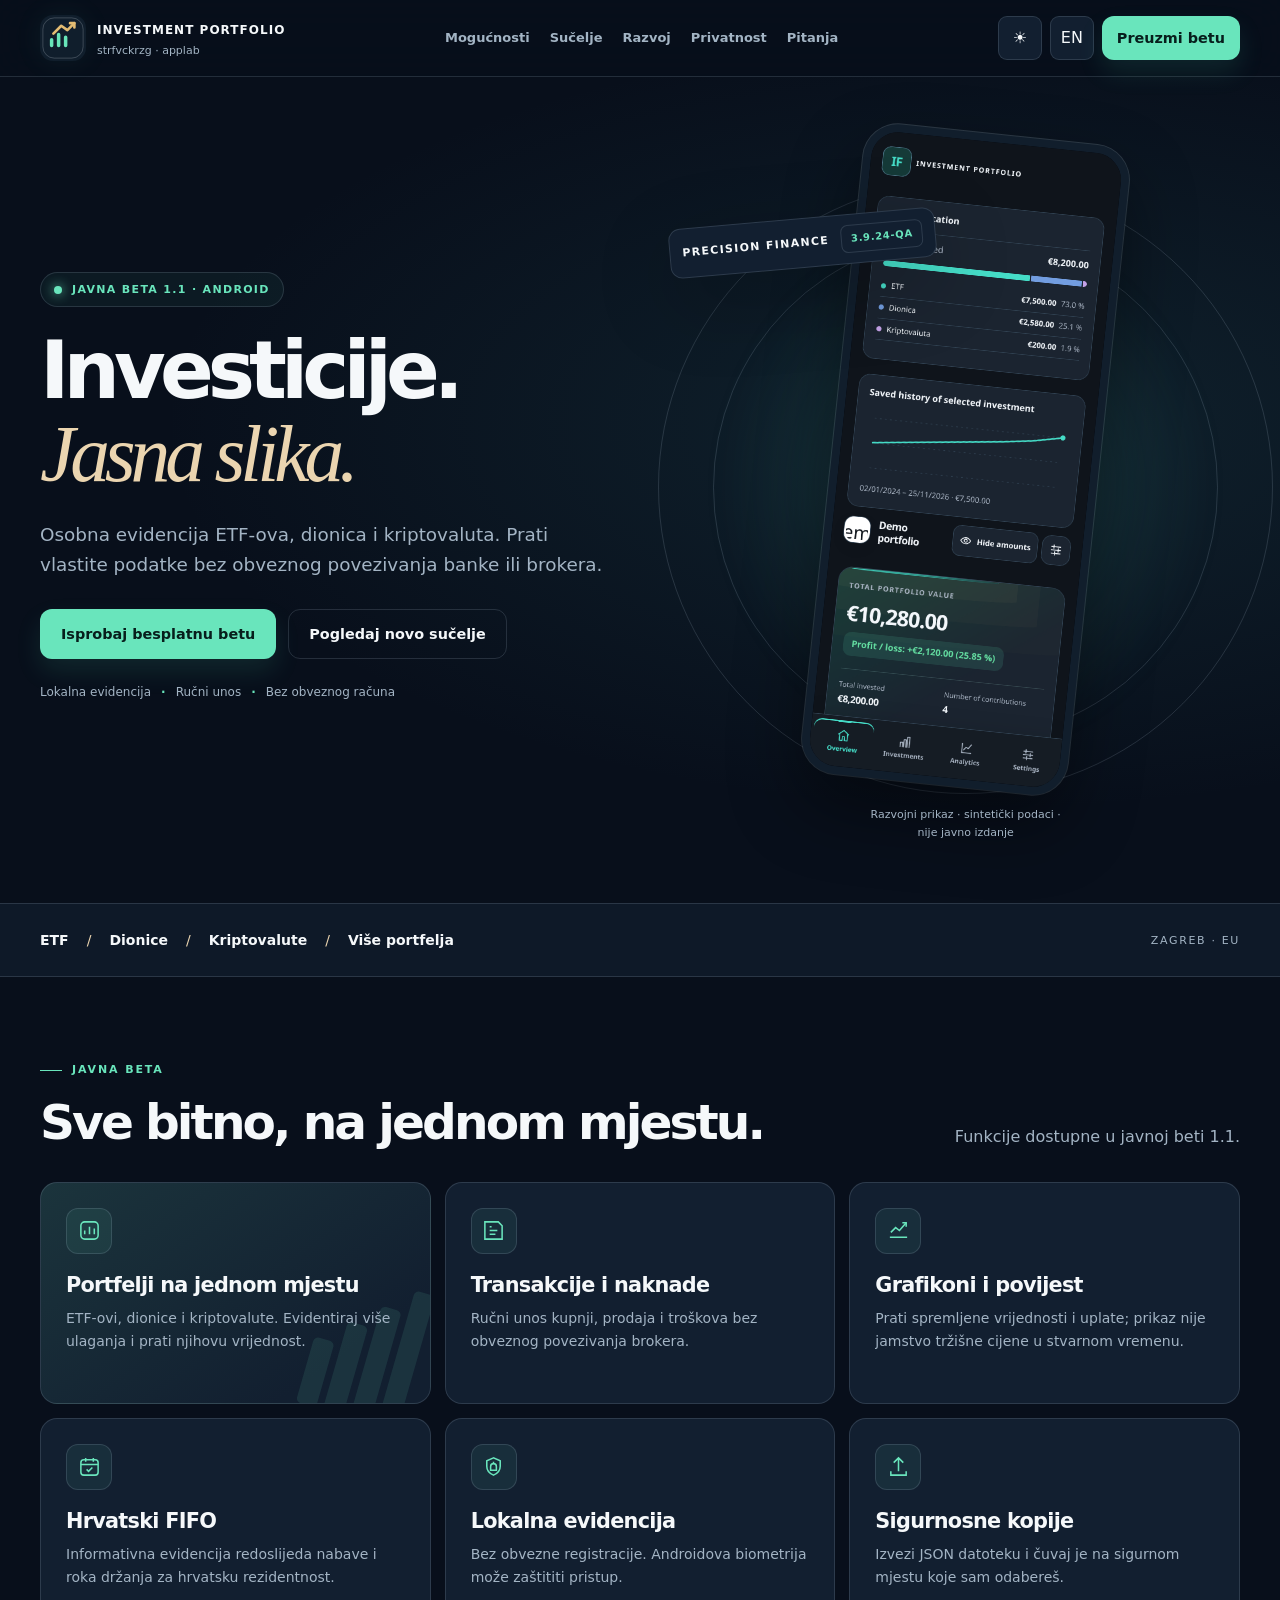
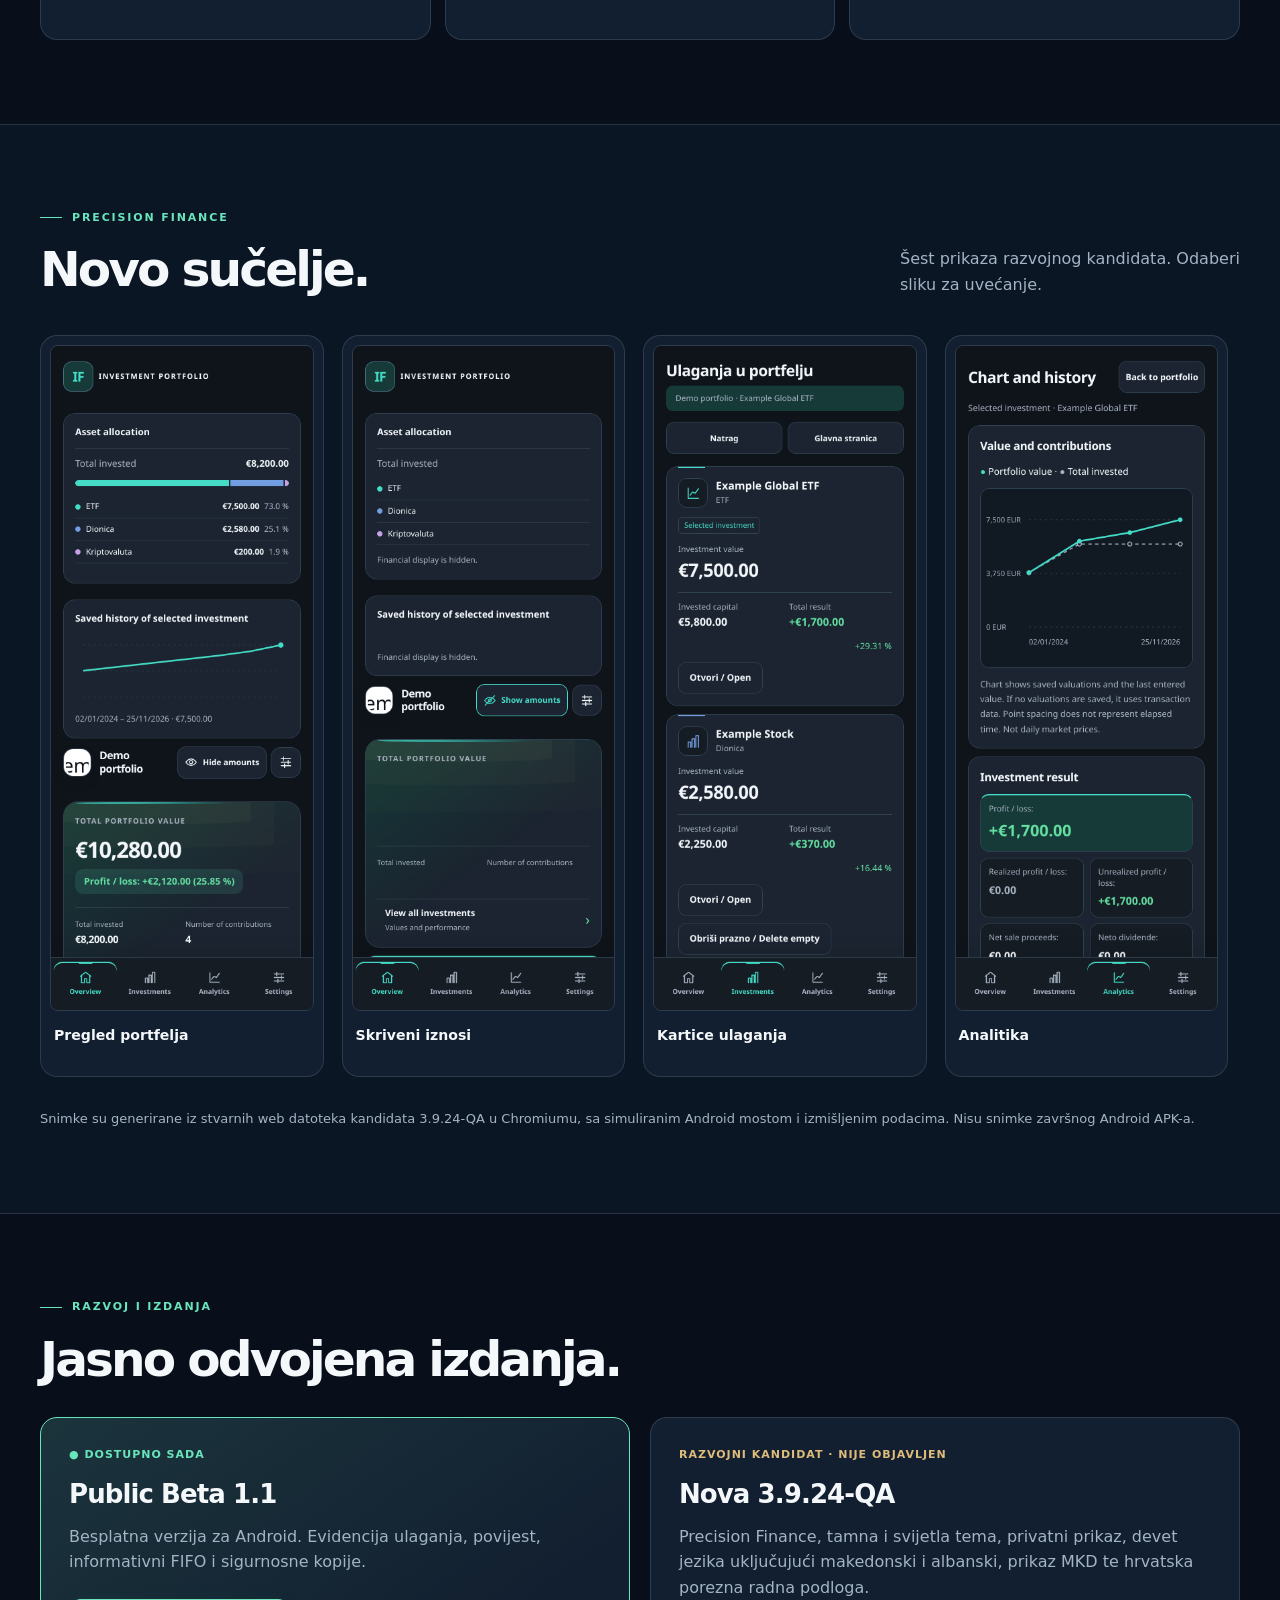
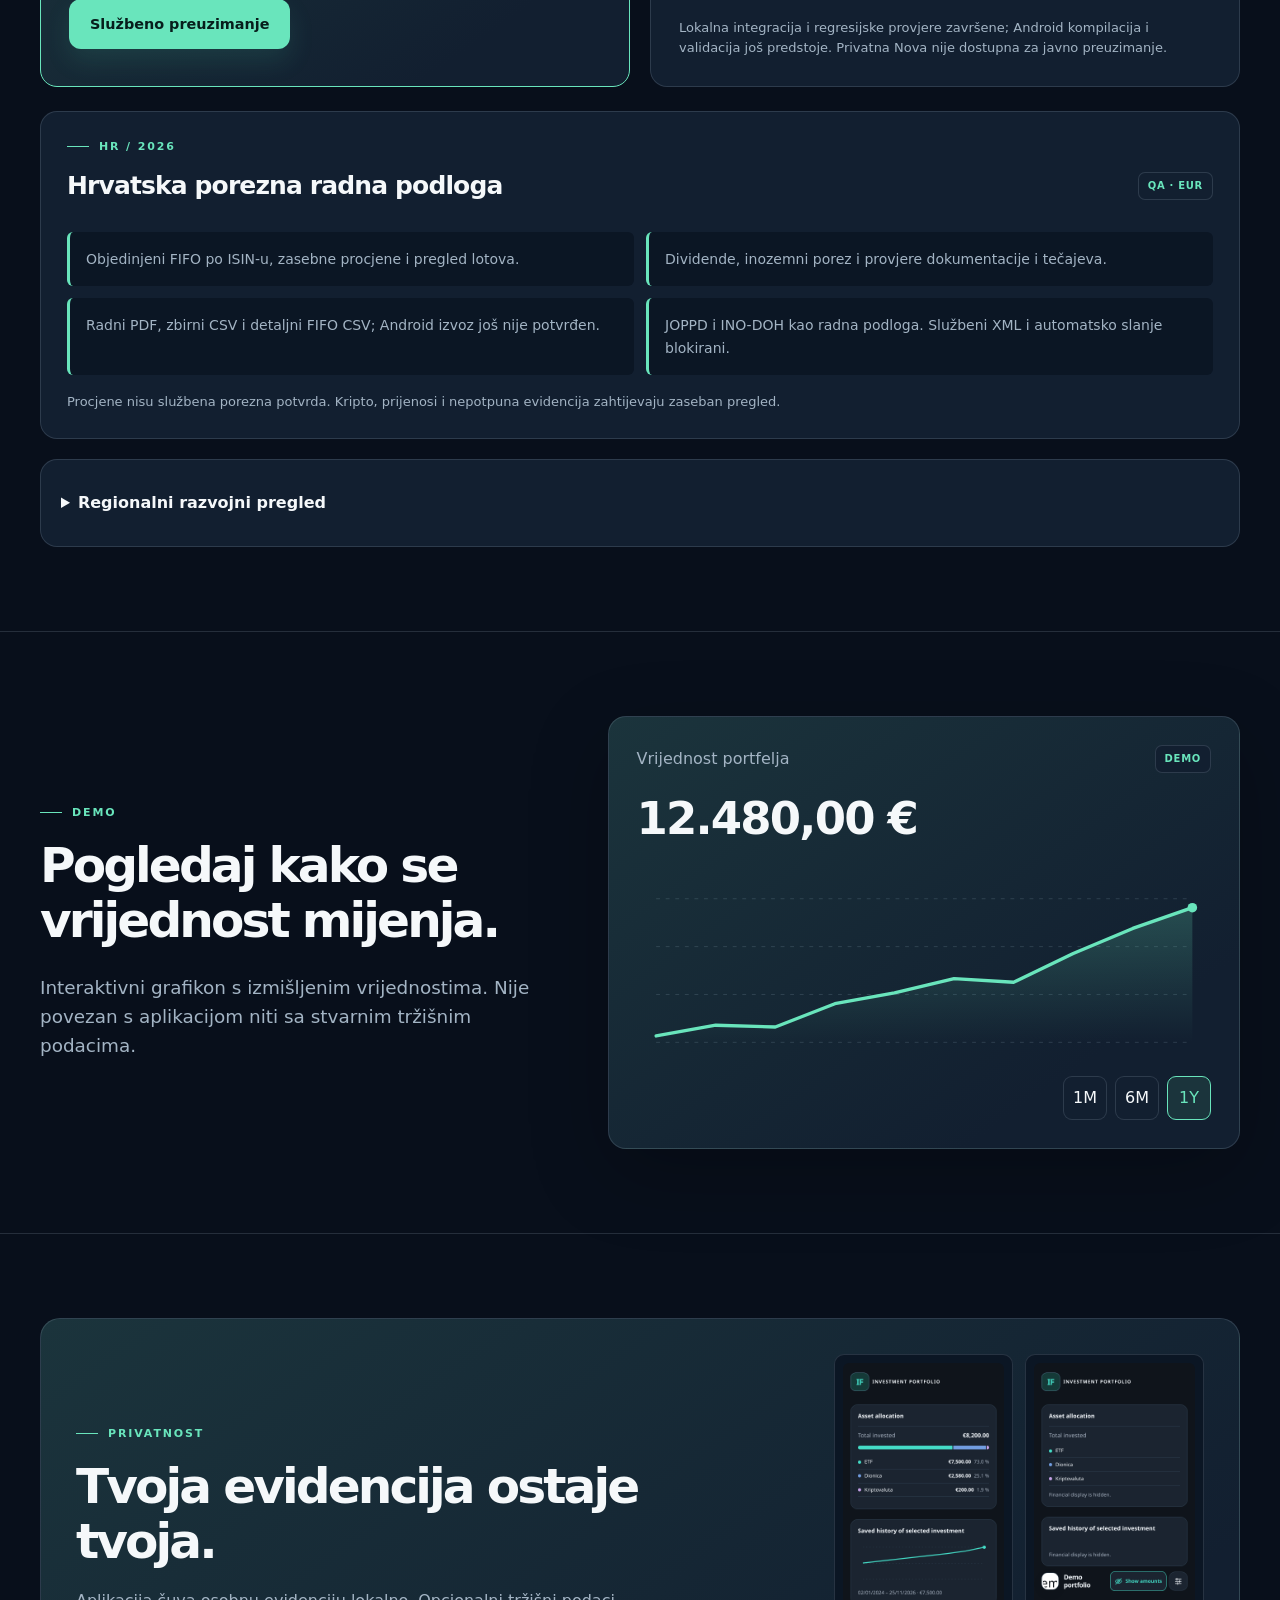
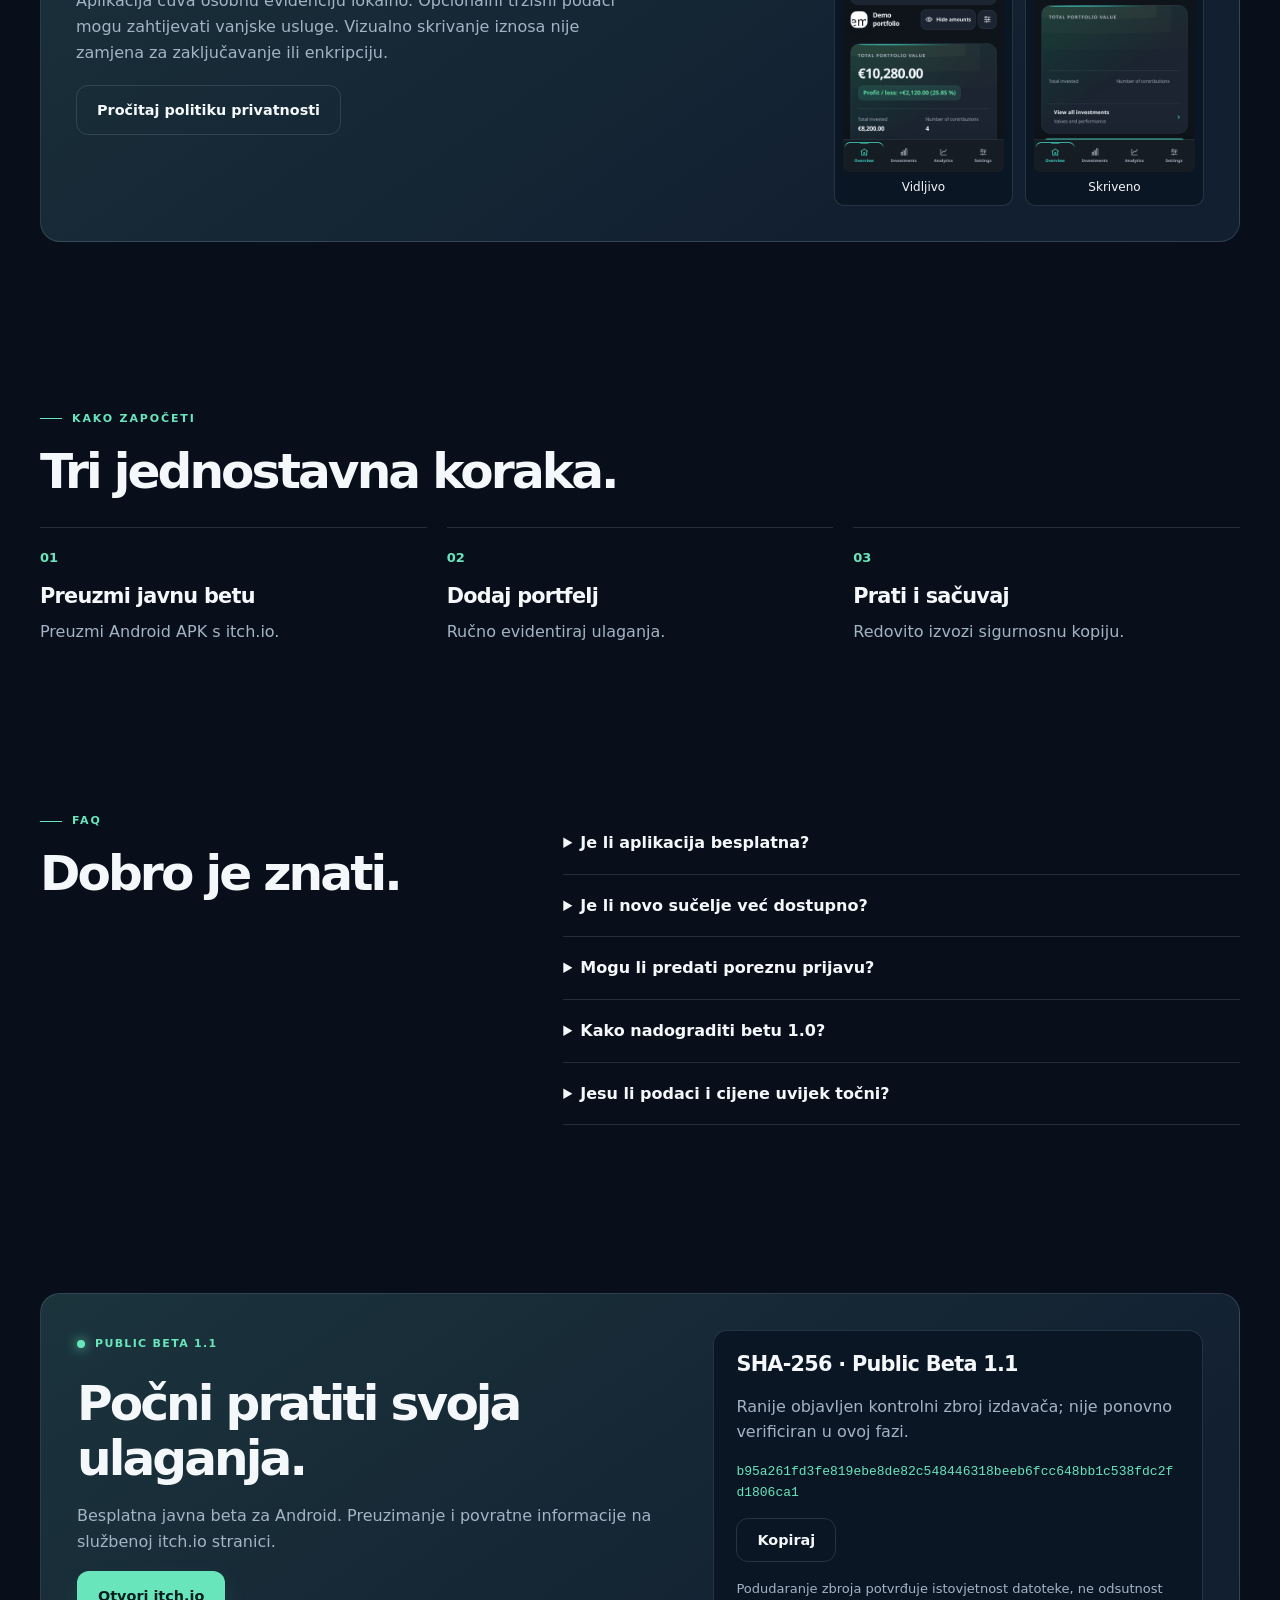
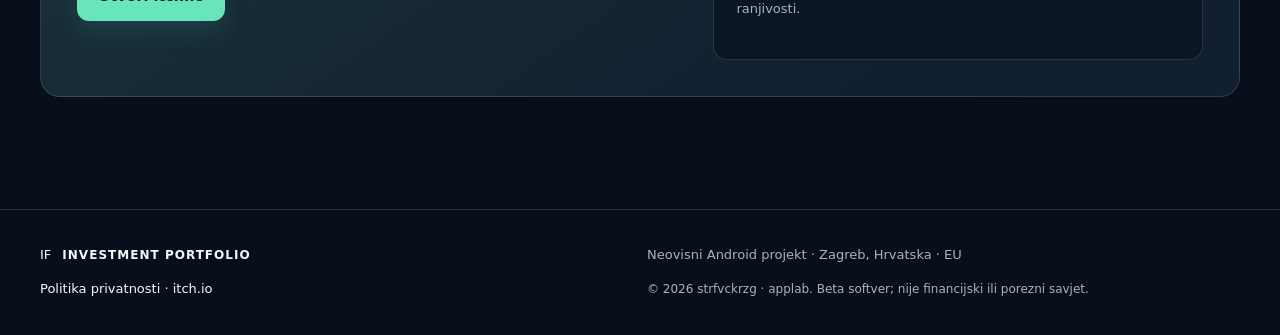
<file: index.html>
<!doctype html>
<html lang="hr" data-theme="dark">
<head>
<meta charset="utf-8">
<meta name="viewport" content="width=device-width, initial-scale=1">
<meta name="theme-color" content="#080f1b">
<meta name="color-scheme" content="dark light">
<meta name="description" content="Besplatna Android javna beta za evidenciju ETF-ova, dionica i kriptovaluta. Precision Finance razvojni pregled.">
<meta name="google-site-verification" content="X1fkiprhalncVIZ9IxXHjNL3WYvZCoOJ_Sbv2_--LiU">
<link rel="canonical" href="https://investment-portfolio-app.pages.dev/">
<meta property="og:url" content="https://investment-portfolio-app.pages.dev/">
<meta property="og:title" content="Investment Portfolio | Precision Finance">
<meta property="og:description" content="Independent Android portfolio tracker. Public Beta 1.1 available; development preview of Precision Finance.">
<meta property="og:type" content="website">
<meta property="og:image" content="https://investment-portfolio-app.pages.dev/assets/pf-social.png">
<meta name="twitter:card" content="summary_large_image">
<meta name="twitter:image" content="https://investment-portfolio-app.pages.dev/assets/pf-social.png"><title>Investment Portfolio — Precision Finance</title>
<link rel="icon" href="assets/pf-favicon.svg" type="image/svg+xml">
<link rel="stylesheet" href="styles.css?v=gallery-114">
<script src="main.js?v=editorial-113" defer></script>
<script type="application/ld+json">{"@context": "https://schema.org", "@type": "MobileApplication", "name": "Investment Portfolio", "url": "https://investment-portfolio-app.pages.dev/", "operatingSystem": "Android", "applicationCategory": "FinanceApplication", "softwareVersion": "1.1", "isAccessibleForFree": true, "offers": {"@type": "Offer", "url": "https://strfvckrzg-applab.itch.io/investment-portfolio-public-beta-10", "price": "0", "priceCurrency": "EUR"}, "publisher": {"@type": "Organization", "name": "strfvckrzg-applab"}}</script>
</head>
<body><a class="skip" href="#main"><span data-i18n="skip">Preskoči na sadržaj</span></a>
<header id="top"><div class="wrap head"><a class="brand" href="#top"><span class="brand-mark" aria-hidden="true">
          <svg viewBox="0 0 48 48" fill="none"><rect x="1" y="1" width="46" height="46" rx="13" stroke="currentColor" stroke-opacity=".25"></rect><path d="M11 32.5V26M19 32.5V20M27 32.5V23" stroke="#68e5b9" stroke-width="4" stroke-linecap="round"></path><path d="m13 19 9-9 7 5 8-8" stroke="#e3bc73" stroke-width="3" stroke-linecap="round" stroke-linejoin="round"></path><path d="M32 7h5v5" stroke="#e3bc73" stroke-width="3" stroke-linecap="round" stroke-linejoin="round"></path></svg>
        </span>
        <span class="brand-text"><strong>INVESTMENT PORTFOLIO</strong><small>strfvckrzg · applab</small></span></a>
<nav id="siteNav" aria-label="Navigation"><a class="" href="#features"><span data-i18n="navFeatures">Mogućnosti</span></a><a class="" href="#screenshots"><span data-i18n="navScreens">Sučelje</span></a><a class="" href="#updates"><span data-i18n="navNews">Razvoj</span></a><a class="" href="#privacy"><span data-i18n="navPrivacy">Privatnost</span></a><a class="" href="#faq"><span data-i18n="navFaq">Pitanja</span></a>
</nav><div class="tools"><button id="themeToggle" type="button" aria-label="Tema / Theme" title="Tema / Theme">◐</button><button id="langToggle" type="button" aria-label="Change language to English">EN</button><a class="btn small primary" href="https://strfvckrzg-applab.itch.io/investment-portfolio-public-beta-10" target="_blank" rel="noopener noreferrer"><span data-i18n="navDownload">Preuzmi betu</span></a><button id="menuToggle" type="button" aria-controls="siteNav" aria-expanded="false" aria-label="Izbornik / Menu">☰</button></div></div>
</header>
<main id="main" tabindex="-1">
<section class="hero wrap" aria-labelledby="heroTitle"><div class="hero-copy"><div class="status"><i></i><span data-i18n="available">JAVNA BETA 1.1 · ANDROID</span></div><h1 id="heroTitle"><span data-i18n="hero1">Investicije.</span><br><em><span data-i18n="hero2">Jasna slika.</span></em></h1><p data-i18n="heroDesc" class="lead">Osobna evidencija ETF-ova, dionica i kriptovaluta. Prati vlastite podatke bez obveznog povezivanja banke ili brokera.</p><div class="cta"><a class="btn primary" href="https://strfvckrzg-applab.itch.io/investment-portfolio-public-beta-10" target="_blank" rel="noopener noreferrer"><span data-i18n="get">Isprobaj besplatnu betu</span></a><a class="btn secondary" href="#screenshots"><span data-i18n="preview">Pogledaj novo sučelje</span></a></div><div class="trust"><span data-i18n="trust1">Lokalna evidencija</span><b>·</b><span data-i18n="trust2">Ručni unos</span><b>·</b><span data-i18n="trust3">Bez obveznog računa</span></div></div><div class="hero-visual"><div class="glow-ball" aria-hidden="true"></div>
          <div class="hero-orbit orbit-two" aria-hidden="true"></div>
          <div class="hero-orbit orbit-one" aria-hidden="true"></div><div class="art-label"><span>PRECISION FINANCE</span><span class="tag">3.9.24-QA</span></div><div class="phone-mockup hero-phone"><img src="assets/pf-overview.webp" alt="Precision Finance" width="780" height="1980" fetchpriority="high"></div><p data-i18n="heroCaption" class="art-caption">Razvojni prikaz · sintetički podaci · nije javno izdanje</p></div>
</section><div class="strip"><div class="wrap strip-inner"><strong>ETF</strong><span> / </span><strong data-i18n="stocks">Dionice</strong><span> / </span><strong data-i18n="crypto">Kriptovalute</strong><span> / </span><strong data-i18n="portfolios">Više portfelja</strong><span class="strip-end">ZAGREB · EU</span></div></div>
<section id="features" class="wrap section"><div class="section-top"><div><div class="kicker"><span data-i18n="featuresK">JAVNA BETA</span></div><h2 data-i18n="featuresTitle">Sve bitno, na jednom mjestu.</h2></div><p data-i18n="featuresIntro" class="muted">Funkcije dostupne u javnoj beti 1.1.</p></div><div class="features">
<article class="feature"><div class="feature-icon" aria-hidden="true"><svg viewBox="0 0 24 24" fill="none" stroke="currentColor" stroke-width="1.6"><rect x="3" y="3" width="18" height="18" rx="4"></rect><path d="M7 16v-4m5 4V8m5 8v-6"></path></svg></div><h3 data-i18n="f01">Portfelji na jednom mjestu</h3><p data-i18n="fd01" class="">ETF-ovi, dionice i kriptovalute. Evidentiraj više ulaganja i prati njihovu vrijednost.</p><span class="card-motif" aria-hidden="true"><span></span><span></span><span></span><span></span></span>
</article>
<article class="feature"><div class="feature-icon" aria-hidden="true"><svg viewBox="0 0 24 24" fill="none" stroke="currentColor" stroke-width="1.6"><path d="M7 3h10l4 4v14H3V3h4Z"></path><path d="M8 12h8M8 16h6M8 8h2"></path></svg></div><h3 data-i18n="f02">Transakcije i naknade</h3><p data-i18n="fd02" class="">Ručni unos kupnji, prodaja i troškova bez obveznog povezivanja brokera.</p>
</article>
<article class="feature"><div class="feature-icon" aria-hidden="true"><svg viewBox="0 0 24 24" fill="none" stroke="currentColor" stroke-width="1.6"><path d="M3 19h18M4 14l5-5 4 3 7-8"></path><path d="M16 4h4v4"></path></svg></div><h3 data-i18n="f03">Grafikoni i povijest</h3><p data-i18n="fd03" class="">Prati spremljene vrijednosti i uplate; prikaz nije jamstvo tržišne cijene u stvarnom vremenu.</p>
</article>
<article class="feature"><div class="feature-icon" aria-hidden="true"><svg viewBox="0 0 24 24" fill="none" stroke="currentColor" stroke-width="1.6"><rect x="3" y="5" width="18" height="16" rx="3"></rect><path d="M8 3v4M16 3v4M3 10h18m-12 5 2 2 4-4"></path></svg></div><h3 data-i18n="f04">Hrvatski FIFO</h3><p data-i18n="fd04" class="">Informativna evidencija redoslijeda nabave i roka držanja za hrvatsku rezidentnost.</p>
</article>
<article class="feature"><div class="feature-icon" aria-hidden="true"><svg viewBox="0 0 24 24" fill="none" stroke="currentColor" stroke-width="1.6"><path d="M12 3 5 6v6c0 4.5 3.2 7.4 7 9 3.8-1.6 7-4.5 7-9V6l-7-3Z"></path><path d="M9 12a3 3 0 0 1 6 0v4H9v-4Zm3-3V7"></path></svg></div><h3 data-i18n="f05">Lokalna evidencija</h3><p data-i18n="fd05" class="">Bez obvezne registracije. Androidova biometrija može zaštititi pristup.</p>
</article>
<article class="feature"><div class="feature-icon" aria-hidden="true"><svg viewBox="0 0 24 24" fill="none" stroke="currentColor" stroke-width="1.6"><path d="M12 17V3m-5 5 5-5 5 5M4 17v4h16v-4"></path></svg></div><h3 data-i18n="f06">Sigurnosne kopije</h3><p data-i18n="fd06" class="">Izvezi JSON datoteku i čuvaj je na sigurnom mjestu koje sam odabereš.</p>
</article></div>
</section>
<section id="screenshots" class="section showcase"><div class="wrap"><div class="section-top"><div><div class="kicker">PRECISION FINANCE</div><h2 data-i18n="screensTitle">Novo sučelje.</h2></div><p data-i18n="screensIntro" class="muted">Šest prikaza razvojnog kandidata. Odaberi sliku za uvećanje.</p></div><div class="gallery"><button class="shot" type="button" data-shot="0"><img src="assets/pf-overview.webp" width="780" height="1980" loading="lazy" alt="Portfolio overview"><strong data-i18n="shot0">Pregled portfelja</strong></button><button class="shot" type="button" data-shot="1"><img src="assets/pf-private.webp" width="780" height="1980" loading="lazy" alt="Amounts hidden"><strong data-i18n="shot1">Skriveni iznosi</strong></button><button class="shot" type="button" data-shot="2"><img src="assets/pf-investments.webp" width="780" height="1980" loading="lazy" alt="Investment cards"><strong data-i18n="shot2">Kartice ulaganja</strong></button><button class="shot" type="button" data-shot="3"><img src="assets/pf-analytics.webp" width="780" height="1980" loading="lazy" alt="Analytics"><strong data-i18n="shot3">Analitika</strong></button><button class="shot" type="button" data-shot="4"><img src="assets/pf-light.webp" width="780" height="1980" loading="lazy" alt="Light theme"><strong data-i18n="shot4">Svijetla tema</strong></button><button class="shot" type="button" data-shot="5"><img src="assets/pf-tax.webp" width="780" height="1980" loading="lazy" alt="Croatian tax working paper"><strong data-i18n="shot5">Hrvatska porezna radna podloga</strong></button></div><p data-i18n="screensNote" class="note">Snimke su generirane iz stvarnih web datoteka kandidata 3.9.24-QA u Chromiumu, sa simuliranim Android mostom i izmišljenim podacima. Nisu snimke završnog Android APK-a.</p></div>
</section>
<section id="updates" class="wrap section"><div class="kicker"><span data-i18n="devK">RAZVOJ I IZDANJA</span></div><h2 data-i18n="devTitle">Jasno odvojena izdanja.</h2><div class="release-grid">
<article class="release current"><div class="release-label">● <span data-i18n="publicLabel">DOSTUPNO SADA</span></div><h3>Public Beta 1.1</h3><p data-i18n="publicDesc" class="">Besplatna verzija za Android. Evidencija ulaganja, povijest, informativni FIFO i sigurnosne kopije.</p><a class="btn primary" href="https://strfvckrzg-applab.itch.io/investment-portfolio-public-beta-10" target="_blank" rel="noopener noreferrer"><span data-i18n="publicDownload">Službeno preuzimanje</span></a>
</article>
<article class="release"><div class="release-label pending"><span data-i18n="qaLabel">RAZVOJNI KANDIDAT · NIJE OBJAVLJEN</span></div><h3>Nova 3.9.24-QA</h3><p data-i18n="qaDesc" class="">Precision Finance, tamna i svijetla tema, privatni prikaz, devet jezika uključujući makedonski i albanski, prikaz MKD te hrvatska porezna radna podloga.</p><p data-i18n="qaStatus" class="note">Lokalna integracija i regresijske provjere završene; Android kompilacija i validacija još predstoje. Privatna Nova nije dostupna za javno preuzimanje.</p>
</article></div><div class="tax-panel"><div class="section-top"><div><div class="kicker">HR / 2026</div><h3 data-i18n="taxTitle">Hrvatska porezna radna podloga</h3></div><span class="tag">QA · EUR</span></div><div class="tax-grid"><p data-i18n="tax1" class="">Objedinjeni FIFO po ISIN-u, zasebne procjene i pregled lotova.</p><p data-i18n="tax2" class="">Dividende, inozemni porez i provjere dokumentacije i tečajeva.</p><p data-i18n="tax3" class="">Radni PDF, zbirni CSV i detaljni FIFO CSV; Android izvoz još nije potvrđen.</p><p data-i18n="tax4" class="">JOPPD i INO-DOH kao radna podloga. Službeni XML i automatsko slanje blokirani.</p></div><p data-i18n="taxCaveat" class="note">Procjene nisu službena porezna potvrda. Kripto, prijenosi i nepotpuna evidencija zahtijevaju zaseban pregled.</p></div>
<details class="regional"><summary><span data-i18n="regTitle">Regionalni razvojni pregled</span></summary><p data-i18n="regIntro" class="">Sačuvan pregled ranije najavljenih razvojnih regionalnih funkcija. Osim informativnog hrvatskog FIFO-a, ne predstavljaju potvrđene funkcije javne bete 1.1 niti potpuno potvrđene porezne obveze.</p><table><thead><tr><th data-i18n="regArea">Područje</th><th data-i18n="regScope">Razvojni opseg</th></tr></thead><tbody><tr><th data-i18n="reg0" scope="row">Hrvatska</th><td data-i18n="regd0">FIFO u javnoj beti; napredna radna podloga u QA.</td></tr><tr><th data-i18n="reg1" scope="row">Slovenija</th><td data-i18n="regd1">Radna procjena prodaje dionica i ETF-ova prije godišnjeg prebijanja.</td></tr><tr><th data-i18n="reg2" scope="row">Srbija</th><td data-i18n="regd2">Dokumentirana prodaja dionica s provjerenim RSD iznosima.</td></tr><tr><th data-i18n="reg3" scope="row">Crna Gora</th><td data-i18n="regd3">FIFO procjena državnog poreza, bez općinskog prireza.</td></tr><tr><th data-i18n="reg4" scope="row">Sjeverna Makedonija</th><td data-i18n="regd4">Dokumentirani dio prodaje uz ručni MKD unos.</td></tr><tr><th data-i18n="reg5" scope="row">Kosovo</th><td data-i18n="regd5">Procjena dodatnog godišnjeg poreza na prodaju dionica.</td></tr><tr><th data-i18n="reg6" scope="row">Federacija BiH</th><td data-i18n="regd6">Radna procjena prodaje poslovnog udjela u d.o.o.</td></tr><tr><th data-i18n="reg7" scope="row">Republika Srpska</th><td data-i18n="regd7">Domaća prodaja dionica uz ponderiranu nabavnu vrijednost.</td></tr><tr><th data-i18n="reg8" scope="row">Brčko distrikt</th><td data-i18n="regd8">Informacija o izuzeću obuhvaćenih instrumenata.</td></tr></tbody></table><p data-i18n="regNotice" class="note">Ranije najavljeni prošireni izbor rezidentnosti (EU-27 i druga područja) i opći CSV izvoz ostaju razvojni opseg.</p>
</details>
</section>
<section id="demo" class="section demo-section"><div class="wrap demo-layout"><div><div class="kicker">DEMO</div><h2 data-i18n="demoTitle">Pogledaj kako se vrijednost mijenja.</h2><p data-i18n="demoDesc" class="lead">Interaktivni grafikon s izmišljenim vrijednostima. Nije povezan s aplikacijom niti sa stvarnim tržišnim podacima.</p></div><div class="demo-card"><div class="demo-head"><span data-i18n="demoValueLabel">Vrijednost portfelja</span><span class="tag">DEMO</span></div><strong id="demoValue" class="demo-value">12.480,00 €</strong><svg viewBox="0 0 600 200" role="img" aria-label="Demo chart"><defs><linearGradient id="gradient" x1="0" x2="0" y1="0" y2="1"><stop stop-color="#42d8c3" stop-opacity=".22"></stop><stop offset="1" stop-color="#42d8c3" stop-opacity="0"></stop></linearGradient></defs><path class="gridlines" d="M20 30H580M20 80H580M20 130H580M20 180H580"></path><path id="chartArea" fill="url(#gradient)"></path><path id="chartLine" fill="none" stroke="#42d8c3" stroke-width="3.5" stroke-linejoin="round" stroke-linecap="round"></path><circle id="chartDot" r="5" fill="#42d8c3"></circle></svg><div class="periods" role="group" aria-label="Period"><button data-period="1m" aria-pressed="false">1M</button><button data-period="6m" aria-pressed="false">6M</button><button data-period="1y" aria-pressed="true">1Y</button></div></div></div>
</section>
<section id="privacy" class="wrap section"><div class="privacy-box"><div><div class="kicker"><span data-i18n="privacyK">PRIVATNOST</span></div><h2 data-i18n="privacyTitle">Tvoja evidencija ostaje tvoja.</h2><p data-i18n="privacyDesc" class="">Aplikacija čuva osobnu evidenciju lokalno. Opcionalni tržišni podaci mogu zahtijevati vanjske usluge. Vizualno skrivanje iznosa nije zamjena za zaključavanje ili enkripciju.</p><a class="btn secondary" href="privacy.html"><span data-i18n="privacyRead">Pročitaj politiku privatnosti</span></a></div><div class="privacy-compare"><button type="button" data-shot="0"><img src="assets/pf-overview.webp" width="780" height="1980" loading="lazy" alt="Visible amounts"><span data-i18n="visible">Vidljivo</span></button><button type="button" data-shot="1"><img src="assets/pf-private.webp" width="780" height="1980" loading="lazy" alt="Hidden amounts"><span data-i18n="concealed">Skriveno</span></button></div></div>
</section>
<section id="how" class="wrap section"><div class="kicker"><span data-i18n="howK">KAKO ZAPOČETI</span></div><h2 data-i18n="howTitle">Tri jednostavna koraka.</h2><div class="steps">
<article><b>01</b><h3 data-i18n="step1">Preuzmi javnu betu</h3><p data-i18n="step1d" class="">Preuzmi Android APK s itch.io.</p>
</article>
<article><b>02</b><h3 data-i18n="step2">Dodaj portfelj</h3><p data-i18n="step2d" class="">Ručno evidentiraj ulaganja.</p>
</article>
<article><b>03</b><h3 data-i18n="step3">Prati i sačuvaj</h3><p data-i18n="step3d" class="">Redovito izvozi sigurnosnu kopiju.</p>
</article></div>
</section>
<section id="faq" class="wrap section faq"><div><div class="kicker">FAQ</div><h2 data-i18n="faqTitle">Dobro je znati.</h2></div><div>
<details><summary data-i18n="q0">Je li aplikacija besplatna?</summary><p data-i18n="a0" class="">Javna beta 1.1 je besplatna, bez pretplate i oglasa. Budući uvjeti mogu se promijeniti.</p>
</details>
<details><summary data-i18n="q1">Je li novo sučelje već dostupno?</summary><p data-i18n="a1" class="">Ne. Precision Finance prikazan ovdje je razvojni kandidat 3.9.24-QA. Javna beta 1.1 zadržava prethodni izgled.</p>
</details>
<details><summary data-i18n="q2">Mogu li predati poreznu prijavu?</summary><p data-i18n="a2" class="">Ne. Radna podloga JOPPD i INO-DOH nije službeni obrazac. XML i automatsko slanje su blokirani.</p>
</details>
<details><summary data-i18n="q3">Kako nadograditi betu 1.0?</summary><p data-i18n="a3" class="">Prema uputama izdavača, beta 1.1 instalira se preko 1.0 bez uklanjanja. Prije nadogradnje napravi sigurnosnu kopiju.</p>
</details>
<details><summary data-i18n="q4">Jesu li podaci i cijene uvijek točni?</summary><p data-i18n="a4" class="">Ne nužno. Ručni unosi i vanjski tržišni podaci mogu biti nepotpuni ili zastarjeli; provjeri bitne iznose neovisno.</p>
</details></div>
</section>
<section id="download" class="wrap section"><div class="closing"><div><div class="status"><i></i>PUBLIC BETA 1.1</div><h2 data-i18n="closeTitle">Počni pratiti svoja ulaganja.</h2><p data-i18n="closeDesc" class="">Besplatna javna beta za Android. Preuzimanje i povratne informacije na službenoj itch.io stranici.</p><a class="btn primary" href="https://strfvckrzg-applab.itch.io/investment-portfolio-public-beta-10" target="_blank" rel="noopener noreferrer"><span data-i18n="closeDownload">Otvori itch.io</span></a></div><div class="hash"><h3>SHA-256 · Public Beta 1.1</h3><p data-i18n="hashDesc" class="">Ranije objavljen kontrolni zbroj izdavača; nije ponovno verificiran u ovoj fazi.</p><code id="apkHash">b95a261fd3fe819ebe8de82c548446318beeb6fcc648bb1c538fdc2fd1806ca1</code><button id="copyHash" type="button" class="btn secondary"><span data-i18n="copy">Kopiraj</span></button><span id="copyStatus" role="status"></span><p data-i18n="hashCaveat" class="note">Podudaranje zbroja potvrđuje istovjetnost datoteke, ne odsutnost ranjivosti.</p></div></div>
</section>
</main>
<footer><div class="wrap foot"><a class="brand" href="index.html"><span class="mark">IF</span><strong>INVESTMENT PORTFOLIO</strong></a><p data-i18n="footerTagline" class="">Neovisni Android projekt · Zagreb, Hrvatska · EU</p><div><a class="" href="privacy.html"><span data-i18n="privacyPolicy">Politika privatnosti</span></a> · <a href="https://strfvckrzg-applab.itch.io/investment-portfolio-public-beta-10" target="_blank" rel="noopener noreferrer">itch.io</a></div><p data-i18n="footerDisclaimer" class="muted">© 2026 strfvckrzg · applab. Beta softver; nije financijski ili porezni savjet.</p></div>
</footer>
<dialog id="imageDialog" aria-labelledby="dialogCaption"><div class="dialog-head"><strong id="dialogCaption"></strong><button id="closeDialog" type="button" aria-label="Zatvori / Close">×</button></div><div class="dialog-nav"><button id="prevShot" type="button" aria-label="Previous screenshot">←</button><button id="nextShot" type="button" aria-label="Next screenshot">→</button></div><img id="dialogImage" alt=""><p class="note"><span data-i18n="dialogNote">Razvojni prikaz · sintetički podaci</span></p>
</dialog>
</body></html>
</file>
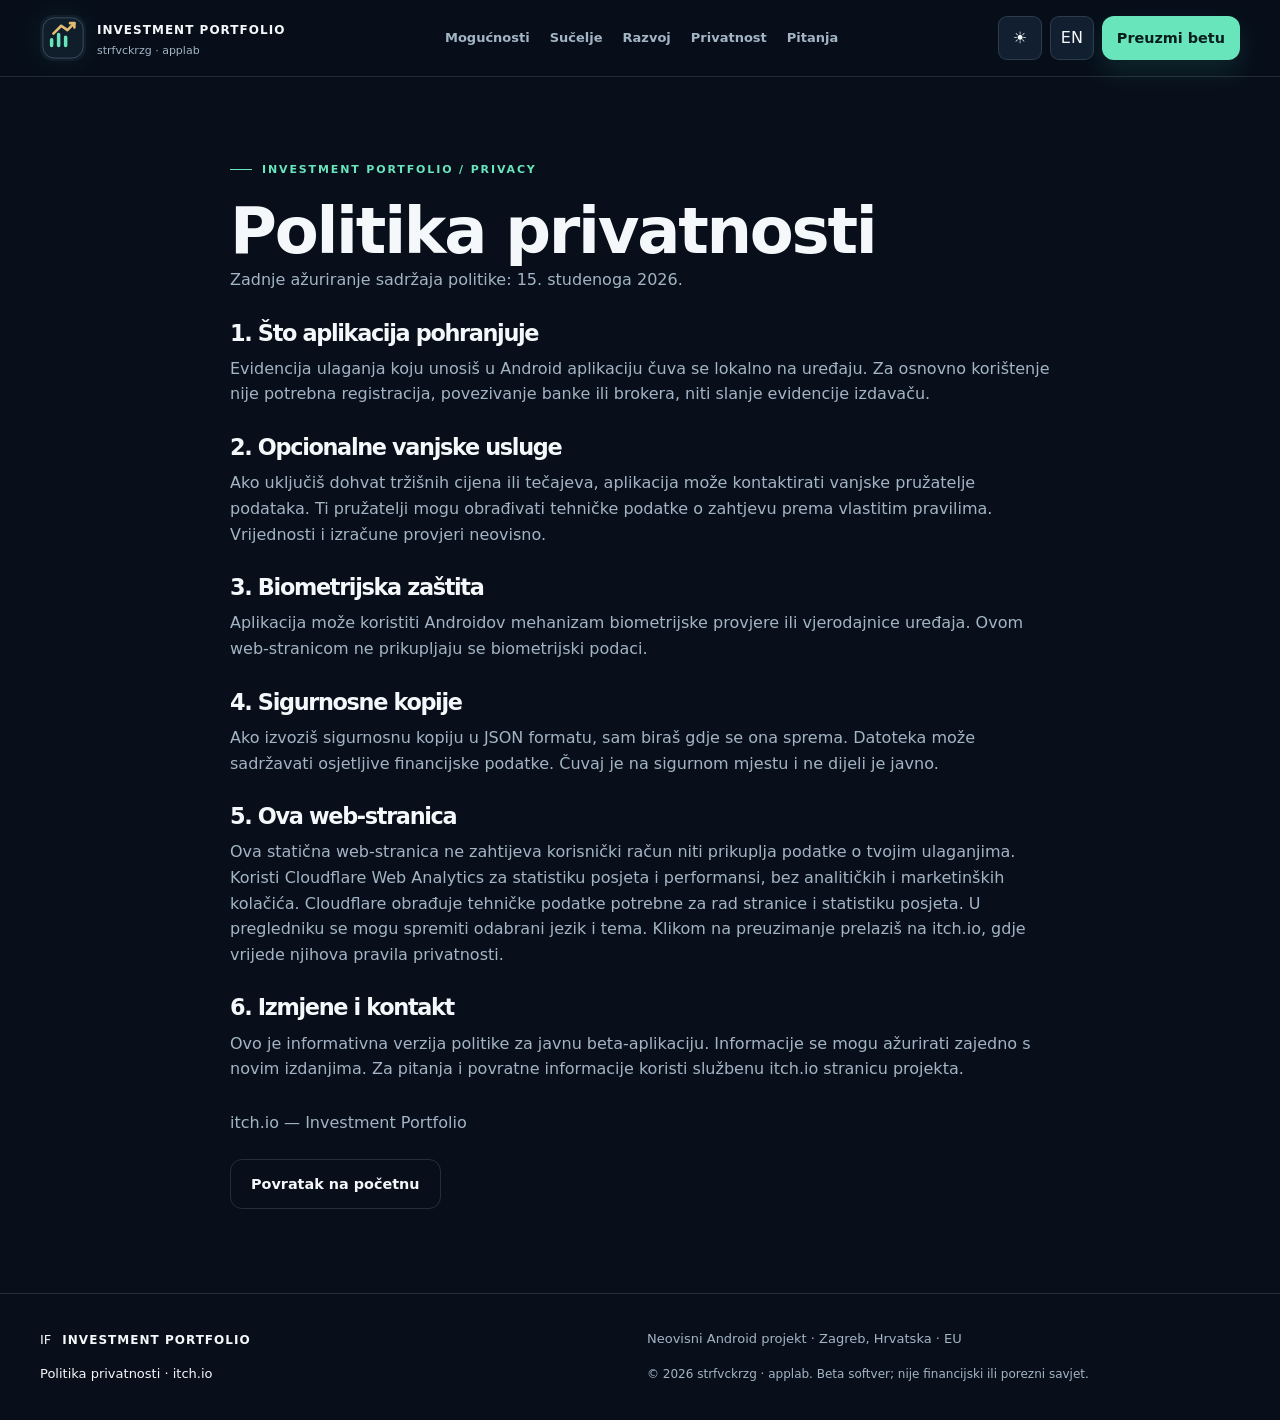
<file: privacy.html>
<!doctype html>
<html lang="hr" data-theme="dark">
<head>
<meta charset="utf-8">
<meta name="viewport" content="width=device-width, initial-scale=1">
<meta name="theme-color" content="#080f1b">
<meta name="color-scheme" content="dark light">
<meta name="description" content="Politika privatnosti Android aplikacije Investment Portfolio.">
<meta name="google-site-verification" content="X1fkiprhalncVIZ9IxXHjNL3WYvZCoOJ_Sbv2_--LiU">
<link rel="canonical" href="https://investment-portfolio-app.pages.dev/privacy">
<meta property="og:url" content="https://investment-portfolio-app.pages.dev/privacy">
<meta property="og:title" content="Investment Portfolio | Precision Finance">
<meta property="og:description" content="Independent Android portfolio tracker. Public Beta 1.1 available; development preview of Precision Finance.">
<meta property="og:type" content="website">
<meta property="og:image" content="https://investment-portfolio-app.pages.dev/assets/pf-social.png">
<meta name="twitter:card" content="summary_large_image">
<meta name="twitter:image" content="https://investment-portfolio-app.pages.dev/assets/pf-social.png"><title>Politika privatnosti — Investment Portfolio</title>
<link rel="icon" href="assets/pf-favicon.svg" type="image/svg+xml">
<link rel="stylesheet" href="styles.css?v=gallery-114">
<script src="main.js?v=editorial-113" defer></script>
</head>
<body><a class="skip" href="#main"><span data-i18n="skip">Preskoči na sadržaj</span></a>
<header id="top"><div class="wrap head"><a class="brand" href="index.html"><span class="brand-mark" aria-hidden="true">
          <svg viewBox="0 0 48 48" fill="none"><rect x="1" y="1" width="46" height="46" rx="13" stroke="currentColor" stroke-opacity=".25"></rect><path d="M11 32.5V26M19 32.5V20M27 32.5V23" stroke="#68e5b9" stroke-width="4" stroke-linecap="round"></path><path d="m13 19 9-9 7 5 8-8" stroke="#e3bc73" stroke-width="3" stroke-linecap="round" stroke-linejoin="round"></path><path d="M32 7h5v5" stroke="#e3bc73" stroke-width="3" stroke-linecap="round" stroke-linejoin="round"></path></svg>
        </span>
        <span class="brand-text"><strong>INVESTMENT PORTFOLIO</strong><small>strfvckrzg · applab</small></span></a>
<nav id="siteNav" aria-label="Navigation"><a class="" href="index.html#features"><span data-i18n="navFeatures">Mogućnosti</span></a><a class="" href="index.html#screenshots"><span data-i18n="navScreens">Sučelje</span></a><a class="" href="index.html#updates"><span data-i18n="navNews">Razvoj</span></a><a class="" href="index.html#privacy"><span data-i18n="navPrivacy">Privatnost</span></a><a class="" href="index.html#faq"><span data-i18n="navFaq">Pitanja</span></a>
</nav><div class="tools"><button id="themeToggle" type="button" aria-label="Tema / Theme" title="Tema / Theme">◐</button><button id="langToggle" type="button" aria-label="Change language to English">EN</button><a class="btn small primary" href="https://strfvckrzg-applab.itch.io/investment-portfolio-public-beta-10" target="_blank" rel="noopener noreferrer"><span data-i18n="navDownload">Preuzmi betu</span></a><button id="menuToggle" type="button" aria-controls="siteNav" aria-expanded="false" aria-label="Izbornik / Menu">☰</button></div></div>
</header>
<main id="main" class="wrap legal section"><div class="kicker">INVESTMENT PORTFOLIO / PRIVACY</div><h1 data-i18n="legalTitle">Politika privatnosti</h1><p data-i18n="legalIntro" class="muted">Zadnje ažuriranje sadržaja politike: 15. studenoga 2026.</p>
<section><h2 data-i18n="legalh0">1. Što aplikacija pohranjuje</h2><p data-i18n="legalp0" class="">Evidencija ulaganja koju unosiš u Android aplikaciju čuva se lokalno na uređaju. Za osnovno korištenje nije potrebna registracija, povezivanje banke ili brokera, niti slanje evidencije izdavaču.</p>
</section>
<section><h2 data-i18n="legalh1">2. Opcionalne vanjske usluge</h2><p data-i18n="legalp1" class="">Ako uključiš dohvat tržišnih cijena ili tečajeva, aplikacija može kontaktirati vanjske pružatelje podataka. Ti pružatelji mogu obrađivati tehničke podatke o zahtjevu prema vlastitim pravilima. Vrijednosti i izračune provjeri neovisno.</p>
</section>
<section><h2 data-i18n="legalh2">3. Biometrijska zaštita</h2><p data-i18n="legalp2" class="">Aplikacija može koristiti Androidov mehanizam biometrijske provjere ili vjerodajnice uređaja. Ovom web-stranicom ne prikupljaju se biometrijski podaci.</p>
</section>
<section><h2 data-i18n="legalh3">4. Sigurnosne kopije</h2><p data-i18n="legalp3" class="">Ako izvoziš sigurnosnu kopiju u JSON formatu, sam biraš gdje se ona sprema. Datoteka može sadržavati osjetljive financijske podatke. Čuvaj je na sigurnom mjestu i ne dijeli je javno.</p>
</section>
<section><h2 data-i18n="legalh4">5. Ova web-stranica</h2><p data-i18n="legalp4" class="">Ova statična web-stranica ne zahtijeva korisnički račun niti prikuplja podatke o tvojim ulaganjima. Koristi Cloudflare Web Analytics za statistiku posjeta i performansi, bez analitičkih i marketinških kolačića. Cloudflare obrađuje tehničke podatke potrebne za rad stranice i statistiku posjeta. U pregledniku se mogu spremiti odabrani jezik i tema. Klikom na preuzimanje prelaziš na itch.io, gdje vrijede njihova pravila privatnosti.</p>
</section>
<section><h2 data-i18n="legalh5">6. Izmjene i kontakt</h2><p data-i18n="legalp5" class="">Ovo je informativna verzija politike za javnu beta-aplikaciju. Informacije se mogu ažurirati zajedno s novim izdanjima. Za pitanja i povratne informacije koristi službenu itch.io stranicu projekta.</p>
</section><p><a href="https://strfvckrzg-applab.itch.io/investment-portfolio-public-beta-10" target="_blank" rel="noopener noreferrer">itch.io — Investment Portfolio</a></p><a class="btn secondary" href="index.html"><span data-i18n="legalBack">Povratak na početnu</span></a>
</main>
<footer><div class="wrap foot"><a class="brand" href="index.html"><span class="mark">IF</span><strong>INVESTMENT PORTFOLIO</strong></a><p data-i18n="footerTagline" class="">Neovisni Android projekt · Zagreb, Hrvatska · EU</p><div><a class="" href="privacy.html"><span data-i18n="privacyPolicy">Politika privatnosti</span></a> · <a href="https://strfvckrzg-applab.itch.io/investment-portfolio-public-beta-10" target="_blank" rel="noopener noreferrer">itch.io</a></div><p data-i18n="footerDisclaimer" class="muted">© 2026 strfvckrzg · applab. Beta softver; nije financijski ili porezni savjet.</p></div>
</footer>
</body></html>
</file>
<file: styles.css>
*{box-sizing:border-box}html{scroll-behavior:smooth;scroll-padding-top:92px}body{margin:0;background:var(--bg);color:var(--ink);font-family:system-ui,-apple-system,BlinkMacSystemFont,"Segoe UI",sans-serif;font-size:16px;line-height:1.6}button,a{-webkit-tap-highlight-color:transparent}button{font:inherit;color:inherit;cursor:pointer}a{color:inherit;text-decoration:none}a:hover{color:var(--accent)}:focus-visible{outline:3px solid var(--accent);outline-offset:4px}img{max-width:100%;display:block;height:auto}h1,h2,h3,p{margin:0}h1,h2,h3{line-height:1.13;letter-spacing:-.035em}h1{font-size:clamp(3rem,6.2vw,5.8rem);font-weight:730}h2{font-size:clamp(2rem,3.8vw,3.65rem);font-weight:680}h3{font-size:1.3rem}p{color:var(--sub)}em{font-style:normal;color:var(--accent)}.wrap{width:min(1200px,calc(100% - 64px));margin-inline:auto}.skip{position:fixed;left:16px;top:-100px;padding:12px;background:var(--panel);z-index:10}.skip:focus{top:12px}header{position:sticky;top:0;z-index:9;background:var(--bg);border-bottom:1px solid var(--line)}.head{display:flex;align-items:center;justify-content:space-between;gap:18px;height:76px}.brand{display:flex;gap:11px;align-items:center;line-height:1.2;flex-shrink:0}.brand strong{font-size:12px;letter-spacing:.085em}.brand small{display:block;color:var(--sub);font-size:11px;margin-top:5px}nav{display:flex;gap:20px;font-size:13px;color:var(--sub);font-weight:600}.tools{display:flex;gap:8px;align-items:center}.tools button,.periods button,.dialog-nav button,.dialog-head button{min-width:44px;min-height:44px;border:1px solid var(--line);background:var(--panel);border-radius:9px}.tools button:hover,.periods button:hover{border-color:var(--accent)}#menuToggle{display:none}.btn{display:inline-flex;justify-content:center;align-items:center;min-height:50px;padding:12px 20px;font-weight:700;border-radius:10px;border:1px solid transparent;line-height:1.3}.primary{background:var(--accent);color:var(--accent-ink)}.primary:hover{color:var(--accent-ink);filter:brightness(1.08)}.secondary{background:var(--panel);border-color:var(--line);color:var(--ink)}.small{padding:10px 14px;font-size:13px;min-height:44px}.hero{display:grid;grid-template-columns:1fr .9fr;gap:45px;align-items:center;min-height:640px;padding-block:56px 62px}.status{display:inline-flex;gap:10px;align-items:center;font-size:11px;letter-spacing:.12em;font-weight:800;color:var(--accent);margin-bottom:23px}.status i{width:8px;height:8px;background:var(--accent);border-radius:100%}.lead{font-size:1.15rem;max-width:580px;margin-top:25px}.cta{display:flex;flex-wrap:wrap;gap:12px;margin-top:30px}.trust{display:flex;gap:10px;flex-wrap:wrap;color:var(--sub);font-size:12px;margin-top:24px}.trust b{color:var(--accent)}.art-label{display:flex;align-items:center;justify-content:space-between;gap:12px;font-size:11px;letter-spacing:.12em;font-weight:750;color:var(--sub)}.tag{display:inline-flex;border:1px solid var(--line);padding:5px 9px;border-radius:7px;font-size:10px;font-weight:700;letter-spacing:.07em;color:var(--accent);background:var(--panel)}.art-caption{font-size:11px;text-align:center;position:relative;margin-top:12px}.strip{border-block:1px solid var(--line);background:var(--panel2)}.strip-inner{display:flex;gap:18px;align-items:center;min-height:72px;font-size:14px;flex-wrap:wrap}.strip-inner>span:not(.strip-end){color:var(--accent)}.strip-end{margin-left:auto;color:var(--sub);font-size:11px;letter-spacing:.15em}.section{padding-block:84px}.kicker{font-size:11px;letter-spacing:.17em;font-weight:800;color:var(--accent);margin-bottom:16px}.section-top{display:flex;justify-content:space-between;gap:24px;align-items:end;margin-bottom:32px}.section-top>p{max-width:340px}.muted,.note{color:var(--sub)}.note{font-size:13px;line-height:1.55;margin-top:17px}.features{display:grid;grid-template-columns:repeat(3,1fr);gap:14px}.feature{padding:25px;min-height:196px;background:var(--panel);border:1px solid var(--line);border-radius:14px}.feature h3{margin-bottom:10px}.feature p{font-size:14px}.showcase,.demo-section{background:var(--panel2);border-block:1px solid var(--line)}.shot{background:var(--panel);border:1px solid var(--line);border-radius:13px;padding:9px;display:flex;flex-wrap:wrap;align-items:center;justify-content:space-between;gap:8px;text-align:left;min-width:0}.shot img{width:100%;border-radius:8px;border:1px solid var(--line)}.shot strong{font-size:12px;line-height:1.35;flex:1}.shot>span{color:var(--accent)}.shot:hover{border-color:var(--accent)}.release-grid{display:grid;grid-template-columns:1fr 1fr;gap:20px;margin-top:30px}.release{border:1px solid var(--line);background:var(--panel);border-radius:16px;padding:28px}.release.current{border-color:var(--accent)}.release-label{font-size:11px;font-weight:800;letter-spacing:.09em;color:var(--accent);margin-bottom:16px}.pending{color:var(--warn)}.release h3{font-size:26px;margin-bottom:15px}.release .btn{margin-top:24px}.tax-panel{background:var(--panel);border:1px solid var(--line);border-radius:16px;padding:26px;margin-top:24px}.tax-panel h3{font-size:25px}.tax-grid{display:grid;grid-template-columns:1fr 1fr;gap:12px}.tax-grid p{padding:16px;border-left:3px solid var(--accent);background:var(--panel2);border-radius:6px;font-size:14px}.regional{margin-top:20px;border:1px solid var(--line);border-radius:12px;background:var(--panel);padding:20px}.regional p{margin-top:15px}table{border-collapse:collapse;width:100%;font-size:14px;margin:18px 0}th,td{padding:12px 8px;text-align:left;vertical-align:top;border-bottom:1px solid var(--line)}thead th{color:var(--accent)}td{color:var(--sub)}summary{cursor:pointer;font-weight:650;color:var(--ink);padding:10px 0}.demo-layout{display:grid;grid-template-columns:.9fr 1.1fr;gap:50px;align-items:center}.demo-card{border:1px solid var(--line);border-radius:18px;background:var(--panel);padding:28px;box-shadow:var(--shadow)}.demo-head{display:flex;align-items:center;justify-content:space-between;color:var(--sub)}.demo-value{display:block;font-size:clamp(28px,4vw,45px);letter-spacing:-.04em;margin-top:10px}.demo-card svg{width:100%;display:block;margin:15px 0}.gridlines{fill:none;stroke:var(--line);stroke-dasharray:4 6}.periods{display:flex;justify-content:flex-end;gap:8px}.periods [aria-pressed=true]{background:var(--soft);color:var(--accent);border-color:var(--accent)}.privacy-box{display:grid;grid-template-columns:1fr .9fr;gap:35px;align-items:center;border:1px solid var(--line);background:var(--panel);padding:35px;border-radius:20px}.privacy-box p{margin:20px 0}.privacy-compare{display:grid;grid-template-columns:1fr 1fr;gap:12px;max-width:370px;justify-self:end}.privacy-compare button{border:1px solid var(--line);border-radius:10px;background:var(--panel2);padding:8px;font-size:12px}.privacy-compare img{border-radius:6px;margin-bottom:6px}.steps{display:grid;grid-template-columns:repeat(3,1fr);gap:20px;margin-top:28px}.steps article{border-top:1px solid var(--line);padding-top:16px}.steps b{color:var(--accent);font-size:13px}.steps h3{margin:16px 0 10px}.faq{display:grid;grid-template-columns:1fr 1.4fr;gap:40px}.faq details{border-bottom:1px solid var(--line);padding:8px 0}.faq details p{padding:8px 0 18px}.closing{display:grid;grid-template-columns:1.1fr .9fr;gap:38px;background:var(--panel);padding:36px;border:1px solid var(--line);border-radius:20px}.closing p{margin:17px 0}.hash{background:var(--panel2);padding:22px;border-radius:14px;border:1px solid var(--line);min-width:0}.hash code{display:block;overflow-wrap:anywhere;font-size:13px;color:var(--accent);margin-bottom:14px}.hash .btn{min-height:44px}.hash #copyStatus{display:block;color:var(--sub);font-size:12px}footer{border-top:1px solid var(--line);padding:35px 0}.foot{display:grid;grid-template-columns:1fr 1fr;gap:14px;align-items:center;font-size:13px}.foot .muted{font-size:12px}.legal{max-width:820px}.legal h1{font-size:clamp(2.3rem,6vw,4rem)}.legal section{margin:28px 0}.legal section h2{font-size:1.4rem;margin-bottom:10px}.legal .btn{margin-top:24px}dialog{background:var(--panel);color:var(--ink);border:1px solid var(--line);border-radius:16px;max-width:min(94vw,550px);max-height:94vh;padding:16px;overflow:auto}dialog::backdrop{background:#000b}.dialog-head{display:flex;align-items:center;justify-content:space-between;gap:12px}.dialog-nav{display:flex;gap:10px;justify-content:center;margin:8px 0}#dialogImage{width:auto;max-height:67vh;max-width:100%;margin:auto;border-radius:8px}dialog .note{text-align:center;margin-top:8px}@media(max-width:1040px){.head{gap:10px}.head nav{gap:12px;font-size:12px}.brand strong{font-size:11px}.hero{gap:24px}.strip-end{display:none}}@media(max-width:820px){.wrap{width:min(100% - 36px,720px)}.head{height:68px}.head nav{display:none;position:absolute;top:68px;left:0;right:0;background:var(--panel);padding:14px 18px;border-bottom:1px solid var(--line);flex-direction:column;gap:0}.head nav.open{display:flex}.head nav a{padding:12px;font-size:15px}#menuToggle{display:inline-block}.tools .btn{display:none}.hero{grid-template-columns:1fr;padding-block:44px;min-height:unset}.section{padding-block:58px}.features{grid-template-columns:repeat(2,1fr)}.release-grid,.demo-layout,.privacy-box,.faq,.closing{grid-template-columns:1fr}.section-top{align-items:start;flex-direction:column;gap:12px}.privacy-compare{justify-self:center}.strip-inner{font-size:12px;gap:10px}.foot{grid-template-columns:1fr}}@media(max-width:480px){.wrap{width:calc(100% - 28px)}.brand strong{font-size:10px;max-width:122px;display:block}.brand small{font-size:10px}.brand{gap:7px}.tools{gap:5px}.tools button{min-width:39px;min-height:44px}.features,.tax-grid,.steps{grid-template-columns:1fr}.feature{min-height:unset}.section{padding-block:44px}.release,.tax-panel,.privacy-box,.closing,.demo-card{padding:20px}.section-top{margin-bottom:22px}.hero h1{font-size:clamp(2.65rem,12vw,4.1rem)}.cta .btn{width:100%}.regional{padding:12px}.regional td,.regional th{font-size:12px;overflow-wrap:anywhere}.trust{font-size:11px}.art-label{font-size:10px}.lead{font-size:1rem}.shot strong{font-size:11px}}@media(prefers-reduced-motion:reduce){html{scroll-behavior:auto}}

/* Focus targets and mobile touch controls. */
#main:focus{outline:none}@media(max-width:480px){.tools button{min-width:44px;min-height:44px}}
@media(max-width:360px){.brand strong{max-width:88px;overflow-wrap:anywhere}.brand small{max-width:88px;line-height:1.15}.head{gap:6px}}

/* Original Investment Portfolio palette and editorial typography. */
:root {
  color-scheme: dark;
  --bg: #080f1b;
  --panel: #121f30;
  --panel2: #0b1624;
  --ink: #f5f8fa;
  --sub: #a3b4c4;
  --line: rgba(183, 207, 224, .16);
  --accent: #69e5bc;
  --accent-ink: #071e1c;
  --soft: #1b343c;
  --warn: #dfbc7a;
  --heading-accent: #ebd5b0;
  --shadow: 0 24px 80px rgba(0, 0, 0, .24);
  --editorial: Georgia, "Times New Roman", serif;
}
html[data-theme=light] {
  color-scheme: light;
  --bg: #f5f8f7;
  --panel: #fff;
  --panel2: #eaf0ef;
  --ink: #132433;
  --sub: #536a77;
  --line: rgba(20, 43, 56, .18);
  --accent: #087e64;
  --accent-ink: #fff;
  --soft: #dfede7;
  --warn: #946b2a;
  --heading-accent: #7c5926;
  --shadow: 0 24px 70px rgba(22, 51, 61, .10);
}

header {
  background: color-mix(in srgb, var(--bg) 87%, transparent);
  backdrop-filter: blur(20px);
}
.brand-mark {
  display: grid;
  place-items: center;
  flex: none;
  width: 46px;
  height: 46px;
  border-radius: 13px;
  background: #101e2c;
  color: #d8e4ed;
  box-shadow: 0 0 30px rgba(105, 229, 188, .07);
}
.brand-mark svg { width: 42px; }
.brand-text { min-width: 0; }
.btn { font-size: .9rem; border-radius: 12px; }
.primary { box-shadow: 0 12px 26px rgba(77, 213, 170, .12); }
.secondary { background: transparent; }
.secondary:hover { border-color: var(--accent); }
a:focus-visible, button:focus-visible, summary:focus-visible {
  outline-color: var(--heading-accent);
}

main { overflow: clip; }
.hero {
  min-height: 695px;
  grid-template-columns: minmax(0, 1.05fr) minmax(0, .95fr);
  position: relative;
  isolation: isolate;
}
.hero::before {
  content: "";
  pointer-events: none;
  position: absolute;
  z-index: -1;
  inset: 0 -6vw;
  background: radial-gradient(ellipse at 76% 42%, rgba(49, 115, 123, .19), transparent 57%);
}
.hero h1 {
  font-size: clamp(3.2rem, 6.2vw, 5.5rem);
  font-weight: 780;
  letter-spacing: -.075em;
  line-height: 1.04;
}
.hero h1 em {
  font-family: var(--editorial);
  font-style: italic;
  font-weight: 400;
  letter-spacing: -.064em;
  color: var(--heading-accent);
}
.hero .status {
  border: 1px solid var(--line);
  border-radius: 999px;
  background: color-mix(in srgb, var(--accent) 5%, transparent);
  padding: 8px 13px;
}
.status i { box-shadow: 0 0 12px var(--accent); }
.hero-visual {
  min-width: 0;
  min-height: 592px;
  position: relative;
  display: grid;
  place-items: center;
  isolation: isolate;
}
.hero-orbit {
  position: absolute;
  z-index: -1;
  width: 112%;
  aspect-ratio: 1;
  border: 1px solid var(--line);
  border-radius: 50%;
}
.orbit-two { width: 92%; }
.glow-ball {
  position: absolute;
  z-index: -1;
  inset: 12% 4%;
  background: radial-gradient(ellipse, rgba(60, 153, 144, .28), transparent 69%);
  filter: blur(15px);
}
.phone-mockup {
  width: min(76%, 267px);
  overflow: hidden;
  background: #03070e;
  border: 8px solid #111e2c;
  border-radius: 35px;
  box-shadow: 0 32px 70px rgba(0, 0, 0, .45), 0 0 0 1px rgba(189, 215, 229, .2);
  transform: rotate(6deg);
}
.phone-mockup img { width: 100%; height: auto; }
.hero-visual .art-label {
  position: absolute;
  top: 12%;
  left: -4%;
  z-index: 1;
  padding: 10px 12px;
  color: var(--ink);
  border: 1px solid var(--line);
  background: var(--panel);
  border-radius: 12px;
  transform: rotate(-5deg);
  box-shadow: var(--shadow);
}
.hero-visual .art-caption {
  grid-row: 2;
  margin-top: 20px;
  max-width: 29ch;
}
.strip { background: color-mix(in srgb, var(--panel) 62%, var(--bg)); }
.strip-inner > span:not(.strip-end) { color: var(--heading-accent); }
.section h2 { letter-spacing: -.06em; font-weight: 755; }
.kicker {
  display: flex;
  align-items: center;
  gap: 10px;
}
.kicker::before {
  content: "";
  width: 22px;
  height: 1px;
  flex: none;
  background: var(--accent);
}

.feature, .release, .tax-panel, .regional, .shot {
  border-radius: 17px;
}
.feature {
  position: relative;
  min-height: 222px;
  overflow: hidden;
  transition: transform .22s, border-color .22s;
}
.feature:hover { transform: translateY(-3px); border-color: var(--accent); }
.feature:first-child, .release.current, .demo-card, .closing, .privacy-box {
  background: linear-gradient(145deg, var(--soft), var(--panel) 78%);
}
.feature h3, .feature p { position: relative; z-index: 1; }
.feature-icon {
  display: grid;
  place-items: center;
  width: 46px;
  height: 46px;
  margin-bottom: 20px;
  border: 1px solid var(--line);
  border-radius: 12px;
  background: color-mix(in srgb, var(--accent) 8%, transparent);
  color: var(--accent);
}
.feature-icon svg { width: 23px; height: 23px; }
.card-motif {
  position: absolute;
  display: flex;
  align-items: end;
  gap: 7px;
  bottom: -16px;
  right: 12px;
  opacity: .10;
  transform: rotate(16deg);
}
.card-motif span { width: 21px; height: 68px; border-radius: 5px; background: var(--accent); }
.card-motif span:nth-child(2) { height: 92px; }
.card-motif span:nth-child(3) { height: 116px; }
.card-motif span:nth-child(4) { height: 140px; }

/* Give each gallery card a fixed share of the rail so cards cannot shrink. */
.gallery {
  display: flex;
  gap: 18px;
  overflow-x: auto;
  scroll-snap-type: x proximity;
  scrollbar-width: thin;
  scrollbar-color: var(--sub) transparent;
  padding: 6px 6px 15px;
}
.gallery .shot {
  display: flex;
  flex: 0 0 max(220px, calc((100% - 54px) / 4));
  flex-direction: column;
  align-items: stretch;
  justify-content: flex-start;
  scroll-snap-align: start;
  transition: border-color .2s, transform .2s;
}
.gallery .shot:hover { transform: translateY(-3px); }
.gallery .shot strong {
  flex: none;
  font-size: .88rem;
  padding: 7px 4px 3px;
  overflow-wrap: anywhere;
}
.gallery .shot img { width: 100%; height: auto; }
.demo-section { background: var(--bg); }
#chartLine { stroke: var(--accent); }
#chartDot { fill: var(--accent); }
#gradient stop { stop-color: var(--accent); }
#download { margin-bottom: 28px; }

@media (max-width: 900px) {
  .hero-visual .art-label { left: 0; }
}
@media (max-width: 820px) {
  .hero { grid-template-columns: minmax(0, 1fr); min-height: 0; }
  .hero-visual { width: min(100%, 475px); justify-self: center; min-height: 0; padding-top: 18px; }
  .hero-visual .art-caption { margin-top: 26px; }
  .hero-orbit { width: 95%; }
  .orbit-two { width: 80%; }
  .feature { min-height: 0; }
}
@media (max-width: 480px) {
  .brand-mark { width: 34px; height: 34px; }
  .brand-mark svg { width: 32px; }
  .hero h1 { font-size: clamp(2.65rem, 12vw, 4.1rem); }
  .hero-visual .art-label { top: 9%; }
  .phone-mockup { width: min(72%, 215px); border-width: 6px; border-radius: 28px; }
  .gallery { gap: 12px; }
  .gallery .shot { flex-basis: 76%; }
}
@media (prefers-reduced-motion: reduce) {
  .feature, .shot { transition: none; }
}
</file>
